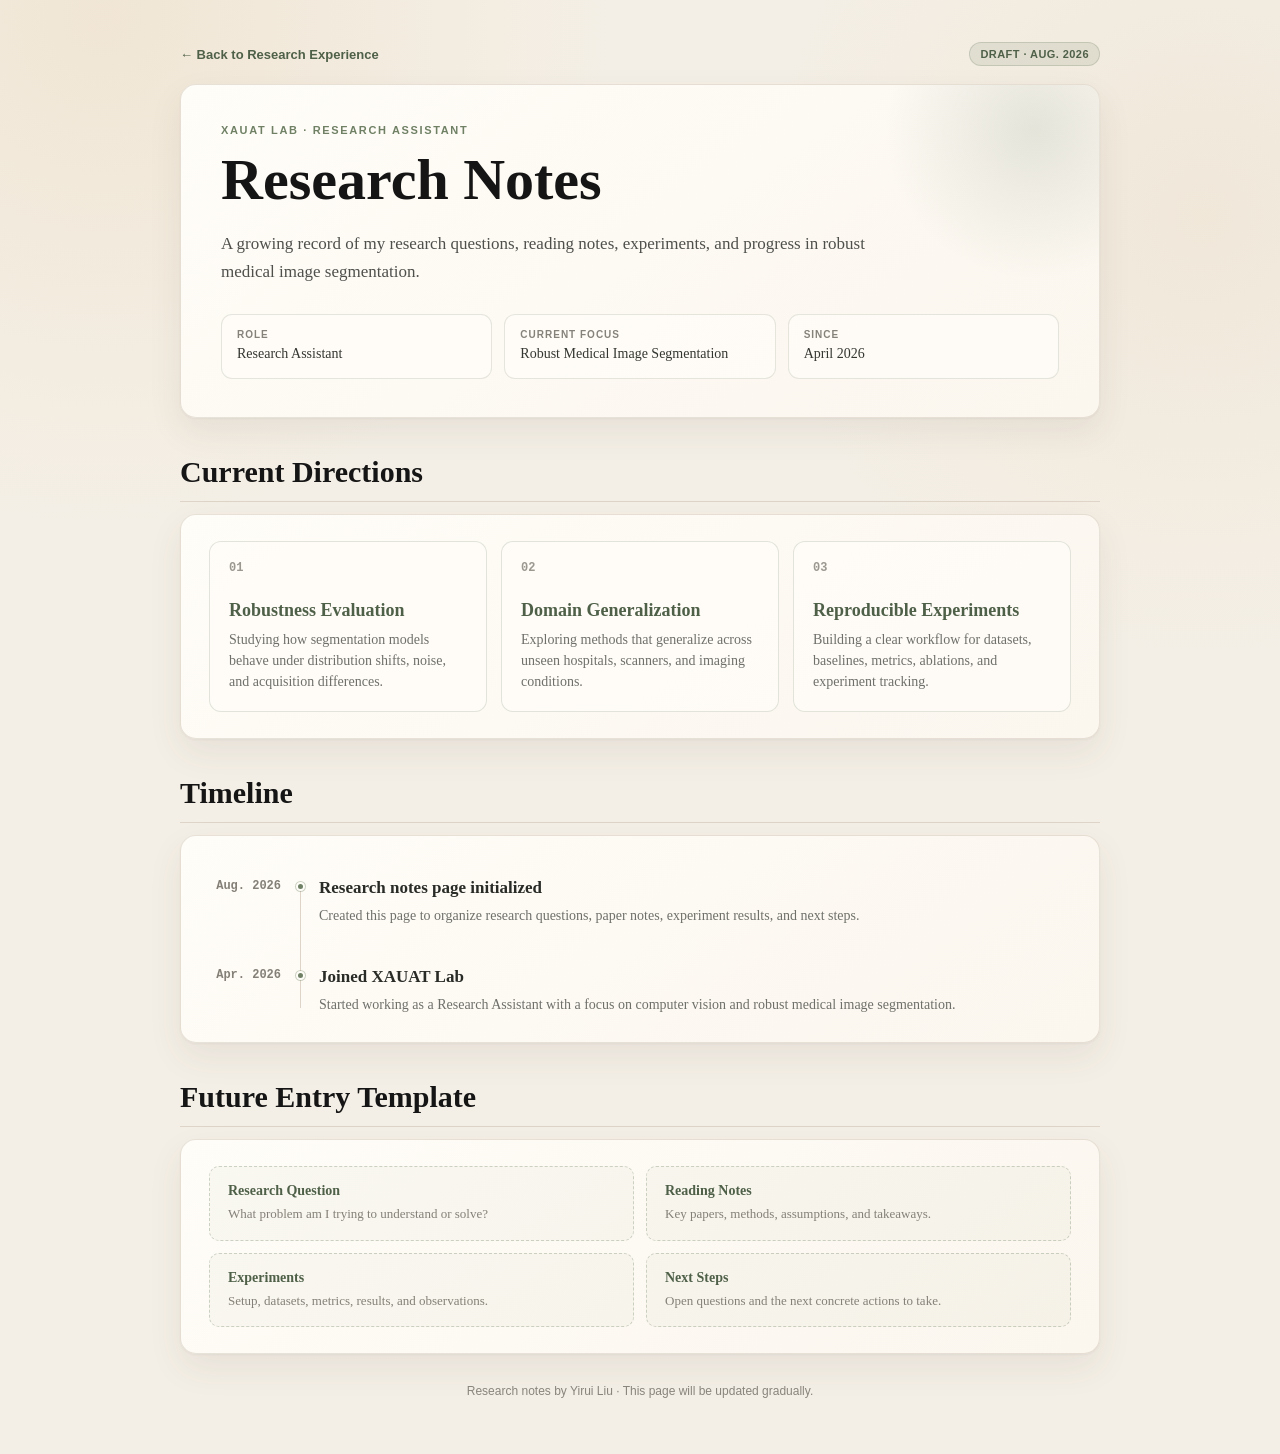
<file: research-notes.html>
<!DOCTYPE html>
<html lang="en">
<head>
    <meta charset="UTF-8">
    <meta name="viewport" content="width=device-width, initial-scale=1.0">
    <meta name="description" content="Yirui Liu's research notes and progress at XAUAT Lab.">
    <link rel="shortcut icon" href="./files/icon/favicon.jpg">
    <link rel="stylesheet" href="./files/jemdoc.css" type="text/css">
    <title>Research Notes | Yirui Liu</title>
    <style>
        :root {
            --canvas: #f4efe6;
            --surface: #fffdf8;
            --surface-soft: #fbf6ee;
            --border: rgba(128, 105, 78, 0.18);
            --rule: #ded5c8;
            --ink: #171916;
            --muted: #6f706a;
            --accent: #6f8065;
            --accent-deep: #4f6048;
            --accent-soft: rgba(111, 128, 101, 0.13);
            --link: #3670c9;
        }

        * {
            box-sizing: border-box;
        }

        html {
            min-height: 100%;
            background-color: var(--canvas);
            background-image:
                radial-gradient(circle at 8% 2%, rgba(224, 184, 125, 0.16), transparent 32rem),
                radial-gradient(circle at 94% 24%, rgba(206, 164, 105, 0.1), transparent 28rem);
            background-attachment: fixed;
        }

        body {
            width: auto;
            max-width: 1000px;
            margin: 0 auto;
            padding: 42px 40px 56px;
            color: var(--ink);
            background: transparent;
            font-family: Georgia, serif;
        }

        a {
            color: var(--link);
            text-decoration: none;
        }

        a:hover {
            border-bottom: 1px dotted currentColor;
        }

        .page-nav {
            display: flex;
            align-items: center;
            justify-content: space-between;
            gap: 18px;
            margin-bottom: 18px;
            font-family: -apple-system, BlinkMacSystemFont, "Segoe UI", sans-serif;
            font-size: 13px;
        }

        .back-link {
            display: inline-flex;
            align-items: center;
            gap: 7px;
            color: var(--accent-deep);
            font-weight: 700;
        }

        .draft-status {
            padding: 5px 10px;
            border: 1px solid rgba(111, 128, 101, 0.25);
            border-radius: 999px;
            background: var(--accent-soft);
            color: var(--accent-deep);
            font-size: 11px;
            font-weight: 700;
            letter-spacing: 0.04em;
            text-transform: uppercase;
        }

        .hero,
        .section-card {
            border: 1px solid var(--border);
            border-radius: 16px;
            background: linear-gradient(145deg, var(--surface) 0%, var(--surface-soft) 100%);
            box-shadow:
                0 1px 2px rgba(78, 66, 52, 0.05),
                0 14px 34px rgba(78, 66, 52, 0.08);
        }

        .hero {
            position: relative;
            overflow: hidden;
            padding: 38px 40px;
        }

        .hero::after {
            content: "";
            position: absolute;
            top: -110px;
            right: -90px;
            width: 310px;
            height: 310px;
            border-radius: 50%;
            background: radial-gradient(circle, rgba(111, 128, 101, 0.17), transparent 68%);
            pointer-events: none;
        }

        .eyebrow {
            position: relative;
            z-index: 1;
            margin: 0 0 12px;
            color: var(--accent);
            font-family: -apple-system, BlinkMacSystemFont, "Segoe UI", sans-serif;
            font-size: 11px;
            font-weight: 800;
            letter-spacing: 0.15em;
            text-transform: uppercase;
        }

        h1 {
            position: relative;
            z-index: 1;
            margin: 0;
            padding: 0;
            border: none;
            color: #151515;
            font-family: "Segoe Print", "Comic Sans MS", cursive, Georgia, serif;
            font-size: clamp(38px, 6vw, 58px);
            line-height: 1.08;
        }

        .hero-copy {
            position: relative;
            z-index: 1;
            max-width: 680px;
            margin: 18px 0 0;
            color: #4f504c;
            font-size: 17px;
            line-height: 1.65;
        }

        .facts {
            position: relative;
            z-index: 1;
            display: grid;
            grid-template-columns: repeat(3, minmax(0, 1fr));
            gap: 12px;
            margin: 28px 0 0;
        }

        .fact {
            padding: 14px 15px;
            border: 1px solid rgba(111, 128, 101, 0.18);
            border-radius: 11px;
            background: rgba(255, 253, 248, 0.72);
        }

        .fact dt {
            margin: 0 0 5px;
            color: #85827a;
            font-family: -apple-system, BlinkMacSystemFont, "Segoe UI", sans-serif;
            font-size: 10px;
            font-weight: 800;
            letter-spacing: 0.1em;
            text-transform: uppercase;
        }

        .fact dd {
            margin: 0;
            color: #343631;
            font-size: 14px;
            line-height: 1.35;
        }

        .section-heading {
            margin: 36px 0 12px;
            padding: 0 0 11px;
            border-bottom: 1px solid var(--rule);
            color: #151515;
            font-family: "Segoe Print", "Comic Sans MS", cursive, Georgia, serif;
            font-size: 30px;
            line-height: 1.2;
        }

        .section-card {
            padding: 26px 28px;
        }

        .focus-grid {
            display: grid;
            grid-template-columns: repeat(3, minmax(0, 1fr));
            gap: 14px;
        }

        .focus-item {
            min-height: 150px;
            padding: 19px;
            border: 1px solid rgba(111, 128, 101, 0.2);
            border-radius: 12px;
            background: rgba(255, 253, 248, 0.75);
        }

        .focus-number {
            display: block;
            margin-bottom: 24px;
            color: #9a988f;
            font-family: "Courier New", monospace;
            font-size: 12px;
            font-weight: 700;
        }

        .focus-item h3 {
            margin: 0 0 8px;
            padding: 0;
            border: none;
            color: var(--accent-deep);
            font-size: 18px;
            line-height: 1.25;
        }

        .focus-item p {
            margin: 0;
            color: var(--muted);
            font-size: 14px;
            line-height: 1.5;
        }

        .timeline {
            position: relative;
            margin: 0;
            padding: 0;
            list-style: none;
        }

        .timeline::before {
            content: "";
            position: absolute;
            top: 8px;
            bottom: 8px;
            left: 91px;
            width: 1px;
            background: var(--rule);
        }

        .timeline-item {
            display: grid;
            grid-template-columns: 72px 18px minmax(0, 1fr);
            gap: 10px;
            padding: 0 0 25px;
        }

        .timeline-item:last-child {
            padding-bottom: 0;
        }

        .timeline-date {
            padding-top: 2px;
            color: #848078;
            font-family: "Courier New", monospace;
            font-size: 12px;
            font-weight: 700;
            text-align: right;
        }

        .timeline-dot {
            position: relative;
            z-index: 1;
            width: 9px;
            height: 9px;
            margin: 5px auto 0;
            border: 2px solid var(--surface);
            border-radius: 50%;
            background: var(--accent);
            box-shadow: 0 0 0 1px rgba(111, 128, 101, 0.35);
        }

        .timeline-content h3 {
            margin: 0 0 6px;
            padding: 0;
            border: none;
            color: #292b27;
            font-size: 17px;
            line-height: 1.3;
        }

        .timeline-content p {
            margin: 0;
            color: var(--muted);
            font-size: 14px;
            line-height: 1.55;
        }

        .entry-template {
            display: grid;
            grid-template-columns: repeat(2, minmax(0, 1fr));
            gap: 12px;
        }

        .template-block {
            padding: 16px 18px;
            border: 1px dashed rgba(111, 128, 101, 0.32);
            border-radius: 10px;
            background: rgba(111, 128, 101, 0.045);
        }

        .template-block strong {
            display: block;
            margin-bottom: 5px;
            color: var(--accent-deep);
            font-size: 14px;
        }

        .template-block span {
            color: #848078;
            font-size: 13px;
            line-height: 1.45;
        }

        footer {
            margin-top: 30px;
            color: #88847c;
            font-family: -apple-system, BlinkMacSystemFont, "Segoe UI", sans-serif;
            font-size: 12px;
            text-align: center;
        }

        @media (max-width: 720px) {
            body {
                padding: 24px 18px 40px;
            }

            .hero {
                padding: 28px 22px;
            }

            .facts,
            .focus-grid,
            .entry-template {
                grid-template-columns: 1fr;
            }

            .section-card {
                padding: 22px 18px;
            }

            .timeline::before {
                left: 73px;
            }

            .timeline-item {
                grid-template-columns: 55px 16px minmax(0, 1fr);
                gap: 8px;
            }
        }
    </style>
</head>
<body>
    <nav class="page-nav" aria-label="Research notes navigation">
        <a class="back-link" href="./index.html#research">← Back to Research Experience</a>
        <span class="draft-status">Draft · Aug. 2026</span>
    </nav>

    <header class="hero">
        <p class="eyebrow">XAUAT Lab · Research Assistant</p>
        <h1>Research Notes</h1>
        <p class="hero-copy">A growing record of my research questions, reading notes, experiments, and progress in robust medical image segmentation.</p>
        <dl class="facts">
            <div class="fact">
                <dt>Role</dt>
                <dd>Research Assistant</dd>
            </div>
            <div class="fact">
                <dt>Current Focus</dt>
                <dd>Robust Medical Image Segmentation</dd>
            </div>
            <div class="fact">
                <dt>Since</dt>
                <dd>April 2026</dd>
            </div>
        </dl>
    </header>

    <main>
        <h2 class="section-heading">Current Directions</h2>
        <section class="section-card focus-grid" aria-label="Current research directions">
            <article class="focus-item">
                <span class="focus-number">01</span>
                <h3>Robustness Evaluation</h3>
                <p>Studying how segmentation models behave under distribution shifts, noise, and acquisition differences.</p>
            </article>
            <article class="focus-item">
                <span class="focus-number">02</span>
                <h3>Domain Generalization</h3>
                <p>Exploring methods that generalize across unseen hospitals, scanners, and imaging conditions.</p>
            </article>
            <article class="focus-item">
                <span class="focus-number">03</span>
                <h3>Reproducible Experiments</h3>
                <p>Building a clear workflow for datasets, baselines, metrics, ablations, and experiment tracking.</p>
            </article>
        </section>

        <h2 class="section-heading">Timeline</h2>
        <section class="section-card" aria-label="Research timeline">
            <ol class="timeline">
                <li class="timeline-item">
                    <time class="timeline-date" datetime="2026-08">Aug. 2026</time>
                    <span class="timeline-dot" aria-hidden="true"></span>
                    <div class="timeline-content">
                        <h3>Research notes page initialized</h3>
                        <p>Created this page to organize research questions, paper notes, experiment results, and next steps.</p>
                    </div>
                </li>
                <li class="timeline-item">
                    <time class="timeline-date" datetime="2026-04">Apr. 2026</time>
                    <span class="timeline-dot" aria-hidden="true"></span>
                    <div class="timeline-content">
                        <h3>Joined XAUAT Lab</h3>
                        <p>Started working as a Research Assistant with a focus on computer vision and robust medical image segmentation.</p>
                    </div>
                </li>
            </ol>
        </section>

        <h2 class="section-heading">Future Entry Template</h2>
        <section class="section-card entry-template" aria-label="Template for future research entries">
            <div class="template-block">
                <strong>Research Question</strong>
                <span>What problem am I trying to understand or solve?</span>
            </div>
            <div class="template-block">
                <strong>Reading Notes</strong>
                <span>Key papers, methods, assumptions, and takeaways.</span>
            </div>
            <div class="template-block">
                <strong>Experiments</strong>
                <span>Setup, datasets, metrics, results, and observations.</span>
            </div>
            <div class="template-block">
                <strong>Next Steps</strong>
                <span>Open questions and the next concrete actions to take.</span>
            </div>
        </section>
    </main>

    <footer>Research notes by Yirui Liu · This page will be updated gradually.</footer>
</body>
</html>
</file>
<file: files/jemdoc.css>
/* Default css file for jemdoc. */

table#tlayout {
    border: none;
    border-collapse: separate;
    background: white;
}
img {
    -webkit-transform: rotate(0deg);
    -moz-transform: rotate(0deg);
    -ms-transform: rotate(0deg);
    -o-transform: rotate(0deg);
    transform: rotate(0deg);
    border-radius: 8px;
}
/*
body {
	background: white;
	padding-bottom: 8px;
	margin: 0;
}
*/
html {
  min-height: 100%;
  background-color: #ffffff;
}

body { 
  font-family: Georgia, serif;
  box-sizing: border-box;
  color: #000;
  background-color: #ffffff; 
  text-align:left; /* for IE */
  margin-top: 28px; 
  margin-bottom: 42px;
  margin-left: auto;
  margin-right: auto;
  padding-left:  40px;
  padding-right: 40px;
  padding-top: 0;
  padding-bottom: 24px;
  max-width: 1120px;
}

@media (max-width: 760px) {
  body {
    margin-top: 16px;
    margin-bottom: 24px;
    padding-left: 18px;
    padding-right: 18px;
  }
}

#layout-menu {
	background: #f6f6f6;
	border: 1px solid #dddddd;
	padding-top: 0.5em;
	padding-left: 8px;
	padding-right: 8px;
	font-size: 1.0em;
	width: auto;
	white-space: nowrap;
    text-align: left;
    vertical-align: top;
}

#layout-menu td {
	background: #f4f4f4;
    vertical-align: top;
}

#layout-content {
	padding-top: 0.0em;
	padding-left: 0;
	padding-right: 0;
    border: none;
    background: white;
    text-align: left;
    vertical-align: top;
}

#layout-menu a {
	line-height: 1.5em;
	margin-left: 0.5em;
}

tt {
    background: #ffffdd;
}

pre, tt {
	font-size: 90%;
	font-family: monaco, monospace;
}

a, a > tt {
	color: #3670c9;
	text-decoration: none;
}

a:hover {
	border-bottom: 1px gray dotted;
}

#layout-menu a.current:link, #layout-menu a.current:visited {
	color: #022b6d;
	border-bottom: 1px gray solid;
}
#layout-menu a:link, #layout-menu a:visited, #layout-menu a:hover {
	color: #527bbd;
	text-decoration: none;
}
#layout-menu a:hover {
	text-decoration: none;
}

div.menu-category {
	border-bottom: 1px solid gray;
	margin-top: 0.8em;
	padding-top: 0.2em;
	padding-bottom: 0.1em;
	font-weight: bold;
}

div.menu-item {
	padding-left: 16px;
	text-indent: -16px;
}

div#toptitle {
	padding-bottom: 0.2em;
	margin-bottom: 1.5em;
	/*border-bottom: 3px double gray;*/
}

/* Reduce space if we begin the page with a title. */
div#toptitle + h2, div#toptitle + h3 {
	margin-top: 0em;
}

div#subtitle {
	margin-top: 0.0em;
	margin-bottom: 0.0em;
	padding-top: 0em;
	padding-bottom: 0.1em;
}

em {
	font-style: italic;
}

strong {
	font-weight: bold;
}


h1, h2, h3 {
	color: #054095;
	margin-top: 0.7em;
	margin-bottom: 0.5em;
	padding-bottom: 0.2em;
	line-height: 1.0;
	padding-top: 0.5em;
	border-bottom: 1px solid #aaaaaa;
}

h1 {
	font-size: 165%;
	padding-bottom: 0.3em;
}

h2 {
	padding-top: 0.8em;
	font-size: 125%;
}

h2 + h3 {
    padding-top: 0.2em;
}

h3 {
	font-size: 110%;
	border-bottom: none;
}

p {
	margin-top: 0.0em;
	margin-bottom: 0.8em;
	padding: 0;
	line-height: 1.3;
}

pre {
	padding: 0;
	margin: 0;
}

div#footer {
	font-size: small;
	border-top: 1px solid #c0c0c0;
	padding-top: 0.1em;
	margin-top: 4.0em;
	color: #c0c0c0;
}

div#footer a {
	color: #80a0b0;
}

div#footer-text {
	float: left;
	padding-bottom: 8px;
}

ul, ol, dl {
	margin-top: 0.2em;
	padding-top: 0;
	margin-bottom: 0.8em;
}

dt {
	margin-top: 0.5em;
	margin-bottom: 0;
}

dl {
	margin-left: 20px;
}

dd {
	color: #222222;
}

dd > *:first-child {
	margin-top: 0;
}

ul {
	list-style-position: outside;
	list-style-type: square;
}

p + ul, p + ol {
	margin-top: -0.5em;
}

li {
	margin-top:0.9em;
}

ol {
	list-style-position: outside;
	list-style-type: decimal;
}

li p, dd p {
	margin-bottom: 0.3em;
}


ol ol {
	list-style-type: lower-alpha;
}

ol ol ol {
	list-style-type: lower-roman;
}

p + div.codeblock {
	margin-top: -0.6em;
}

div.codeblock, div.infoblock {
	margin-right: 0%;
	margin-top: 1.2em;
	margin-bottom: 1.3em;
}

div.blocktitle {
	font-weight: bold;
	color: #cd7b62;
	margin-top: 1.2em;
	margin-bottom: 0.1em;
}

div.blockcontent {
	border: 1px solid silver;
	padding: 0.3em 0.5em;
}

div.infoblock > div.blockcontent {
	background: #ffffee;
}

div.blockcontent p + ul, div.blockcontent p + ol {
	margin-top: 0.4em;
}

div.infoblock p {
	margin-bottom: 0em;
}

div.infoblock li p, div.infoblock dd p {
	margin-bottom: 0.5em;
}

div.infoblock p + p {
	margin-top: 0.8em;
}

div.codeblock > div.blockcontent {
	background: #f6f6f6;
}

span.pycommand {
	color: #000070;
}

span.statement {
	color: #008800;
}
span.builtin {
	color: #000088;
}
span.special {
	color: #990000;
}
span.operator {
	color: #880000;
}
span.error {
	color: #aa0000;
}
span.comment, span.comment > *, span.string, span.string > * {
	color: #606060;
}

@media print {
	#layout-menu { display: none; }
}

#fwtitle {
	margin: 2px;
}

#fwtitle #toptitle {
	padding-left: 0.5em;
	margin-bottom: 0.5em;
}

#layout-content h1:first-child, #layout-content h2:first-child, #layout-content h3:first-child {
	margin-top: -0.7em;
}

div#toptitle h1, #layout-content div#toptitle h1 {
	margin-bottom: 0.0em;
	padding-bottom: 0.1em;
	padding-top: 0;
	margin-top: 0.5em;
	border-bottom: none;
}

img.eq {
	padding: 0;
	padding-left: 0.1em;
	padding-right: 0.1em;
	margin: 0;
}

img.eqwl {
	padding-left: 2em;
	padding-top: 0.6em;
	padding-bottom: 0.2em;
	margin: 0;
}

table + table {
    margin-top: 1em;
}

tr.heading {
    font-weight: bold;
    border-bottom: 2px solid black;
}

img {
    border: none;
}

table.imgtable, table.imgtable td {
    border: none;
    text-align: left;
}
</file>
